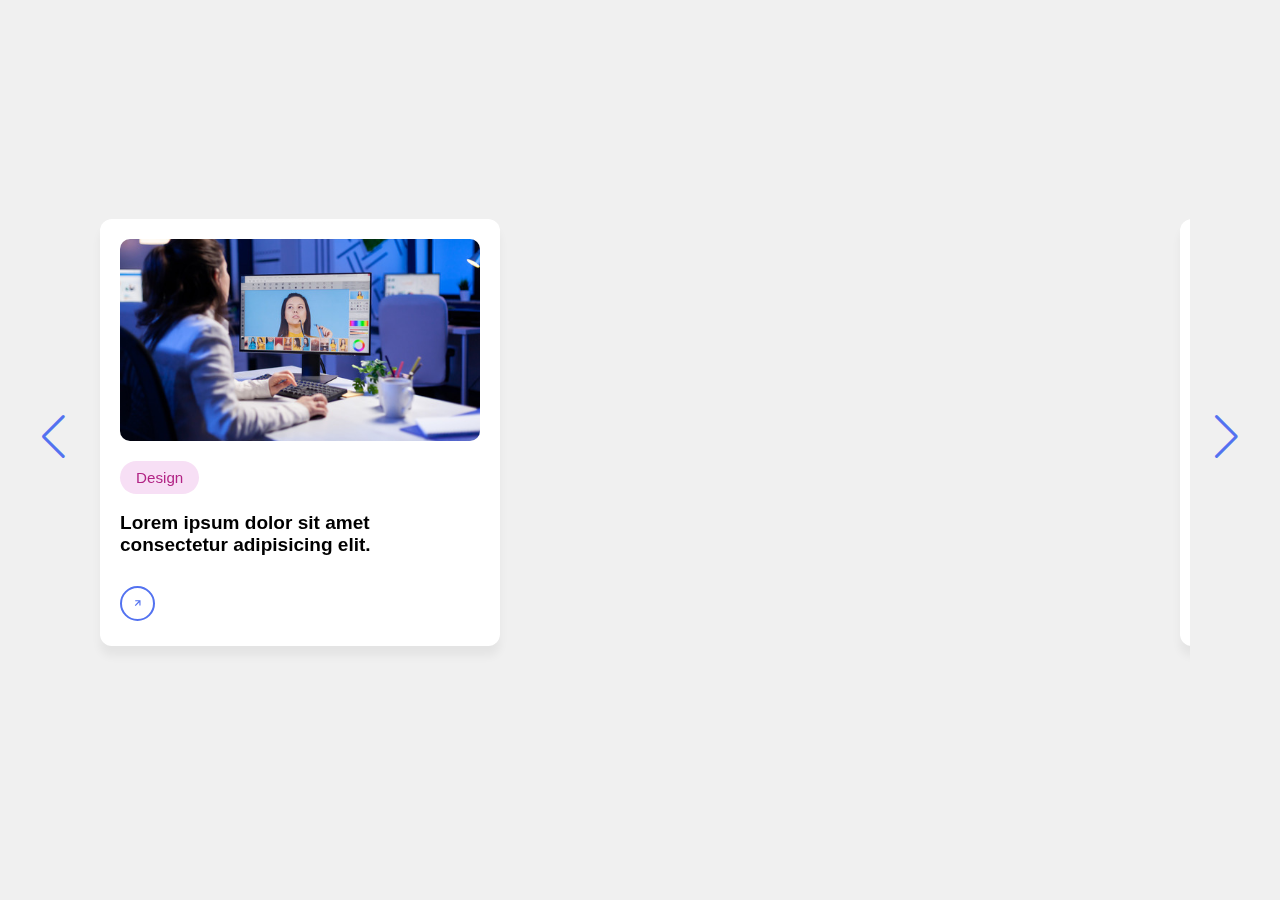
<file: teste.html>
<!DOCTYPE html>
<html lang="en">

<head>
    <meta charset="UTF-8">
    <meta name="viewport" content="width=device-width, initial-scale=1.0">
    <title>Document</title>
    <link rel="stylesheet" href="https://cdn.jsdelivr.net/npm/swiper@11/swiper-bundle.min.css" />

    <link href='https://unpkg.com/boxicons@2.1.4/css/boxicons.min.css' rel='stylesheet'>

    <style>
        * {
            margin: 0;
            padding: 0;
            box-sizing: border-box;
            font-family: "poppins", sans-serif;
        }
        body {
            display: flex;
            justify-content: center;
            align-items: center;
            min-height: 100vh;
            background: #f0f0f0;
        }
        .card-wrapper {
            max-width: 1100px;
            margin: 0 60px 35px;
            padding: 20px 10px;
            overflow: hidden;
        }

        .card-list .card-item {
            list-style: none;
        }

        .card-list .card-item .card-link {
            user-select: none;
            width: 400px;
            display: block;
            background: #fff;
            padding: 18px;
            border-radius: 12px;
            text-decoration: none;
            border: 2px solid transparent;
            box-shadow: 0 10px 10px rgba(0, 0, 0, 0.05);
            transition: 0.2s ease;
        }

        .card-list .card-item .card-link:active {
            cursor: grabbing;
        }

        .card-list .card-item .card-link:hover {
            border-color: #5372F0;
        }

        .card-list .card-link .card-image {
            width: 100%;
            aspect-ratio: 16 / 9;
            object-fit: cover;
            border-radius: 10px;
        }

        .card-list .card-link .badge {
            color: #5372F0;
            padding: 8px 16px;
            font-size: 0.95rem;
            font-weight: 500;
            margin: 16px 0 18px;
            background: #DDE4FF;
            width: fit-content;
            border-radius: 50px;
        }

        .card-list .card-link .badge.designer {
            color: #B22485;
            background-color: #f7dff5;
        }

        .card-list .card-link .badge.editor {
            color: #856404;
            background-color: #FFF3CD;
        }

        .card-list .card-link .badge.marketer {
            color: #B25A2B;
            background-color: #FFE3D2;
        }

        .card-list .card-link .badge.gamer {
            color: #205C20;
            background-color: #D6F8D5;
        }

        .card-list .card-link .card-title {
            font-size: 1.19rem;
            font-weight: 600;
            color: #000000;
        }

        .card-list .card-link .card-button {
            height: 35px;
            width: 35px;
            color: #5372F0;
            border-radius: 50%;
            margin: 30px 0 5px;
            background: none;
            cursor: pointer;
            border: 2px solid #5372F0;
            transform: rotate(-45deg);
            transition: 0.4s ease;
        }

        .card-list .card-link:hover .card-button {
            color: #fff;
            background: #5372F0;
        }

        .card-wrapper .swiper-pagination-bullet {
            height: 13px;
            width: 13px;
            opacity: 0.5;
            background: #5372F0;
        }

        .card-wrapper .swiper-pagination-bullet-active {
            opacity: 1;
        }

        .card-wrapper .swiper-slide-button {
            color: #5372F0;
            margin-top: -35px;
        }

        @media screen and (max-width: 768px) {
            .card-wrapper {
                margin: 0 10px 25px;
            }

            .card-wrapper .swiper-slide-button {
                display: none;
            }
        }
    </style>
</head>

<body>
    <div class="container swiper">
        <div class="card-wrapper">
            <ul class="card-list swiper-wrapper">
                <li class="card-item swiper-slide">
                    <a href="#" class="card-link">
                        <img src="../assets/images/designer.jpg" alt="" class="card-image">
                        <p class="badge designer">Design</p>
                        <h2 class="card-title">Lorem ipsum dolor sit amet consectetur adipisicing elit.</h2>
                        <button class='card-button bx bx-right-arrow-alt'></button>
                    </a>
                </li>
                <li class="card-item swiper-slide">
                    <a href="#" class="card-link">
                        <img src="../assets/images/developer.jpg" alt="" class="card-image">
                        <p class="badge developer">Developer</p>
                        <h2 class="card-title">Lorem ipsum dolor sit amet consectetur adipisicing elit.</h2>
                        <button class='card-button bx bx-right-arrow-alt'></button>
                    </a>
                </li>
                <li class="card-item swiper-slide">
                    <a href="#" class="card-link">
                        <img src="../assets/images/marketer.jpg" alt="" class="card-image">
                        <p class="badge marketer">Marketer</p>
                        <h2 class="card-title">Lorem ipsum dolor sit amet consectetur adipisicing elit.</h2>
                        <button class='card-button bx bx-right-arrow-alt'></button>
                    </a>
                </li>
                <li class="card-item swiper-slide">
                    <a href="#" class="card-link">
                        <img src="../assets/images/gamer.jpg" alt="" class="card-image">
                        <p class="badge gamer">Gamer</p>
                        <h2 class="card-title">Lorem ipsum dolor sit amet consectetur adipisicing elit.</h2>
                        <button class='card-button bx bx-right-arrow-alt'></button>
                    </a>
                </li>
                <li class="card-item swiper-slide">
                    <a href="#" class="card-link">
                        <img src="assets/images/editor.jpg" alt="" class="card-image">
                        <p class="badge editor">Editor</p>
                        <h2 class="card-title">Lorem ipsum dolor sit amet consectetur adipisicing elit.</h2>
                        <button class='card-button bx bx-right-arrow-alt'></button>
                    </a>
                </li>
            </ul>
            <div class="swiper-pagination"></div>
            <div class="swiper-slide-button swiper-button-next"></div>
            <div class="swiper-slide-button swiper-button-prev"></div>
        </div>
    </div>

 <script src="refazer/scripts.js"></script>
    <script src="https://cdn.jsdelivr.net/npm/swiper@11/swiper-bundle.min.js"></script>
</body>

</html>
</file>
